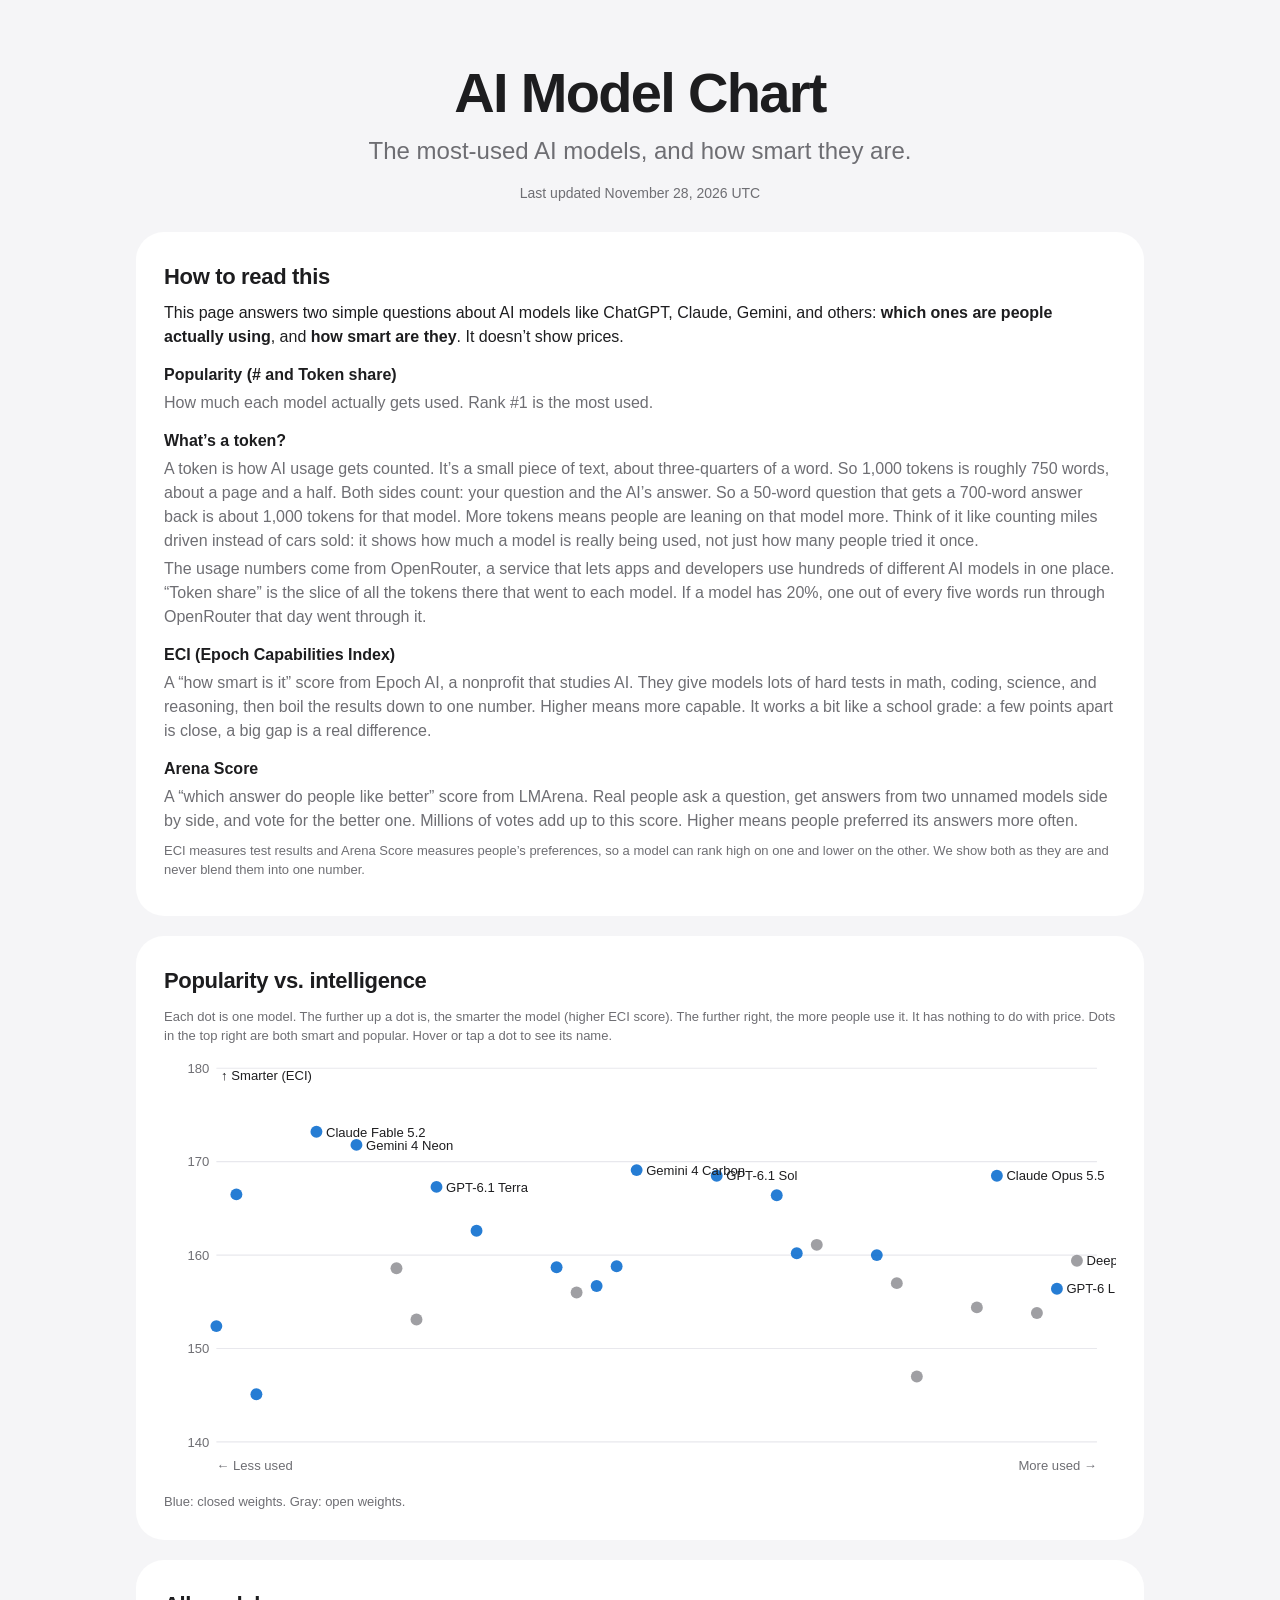
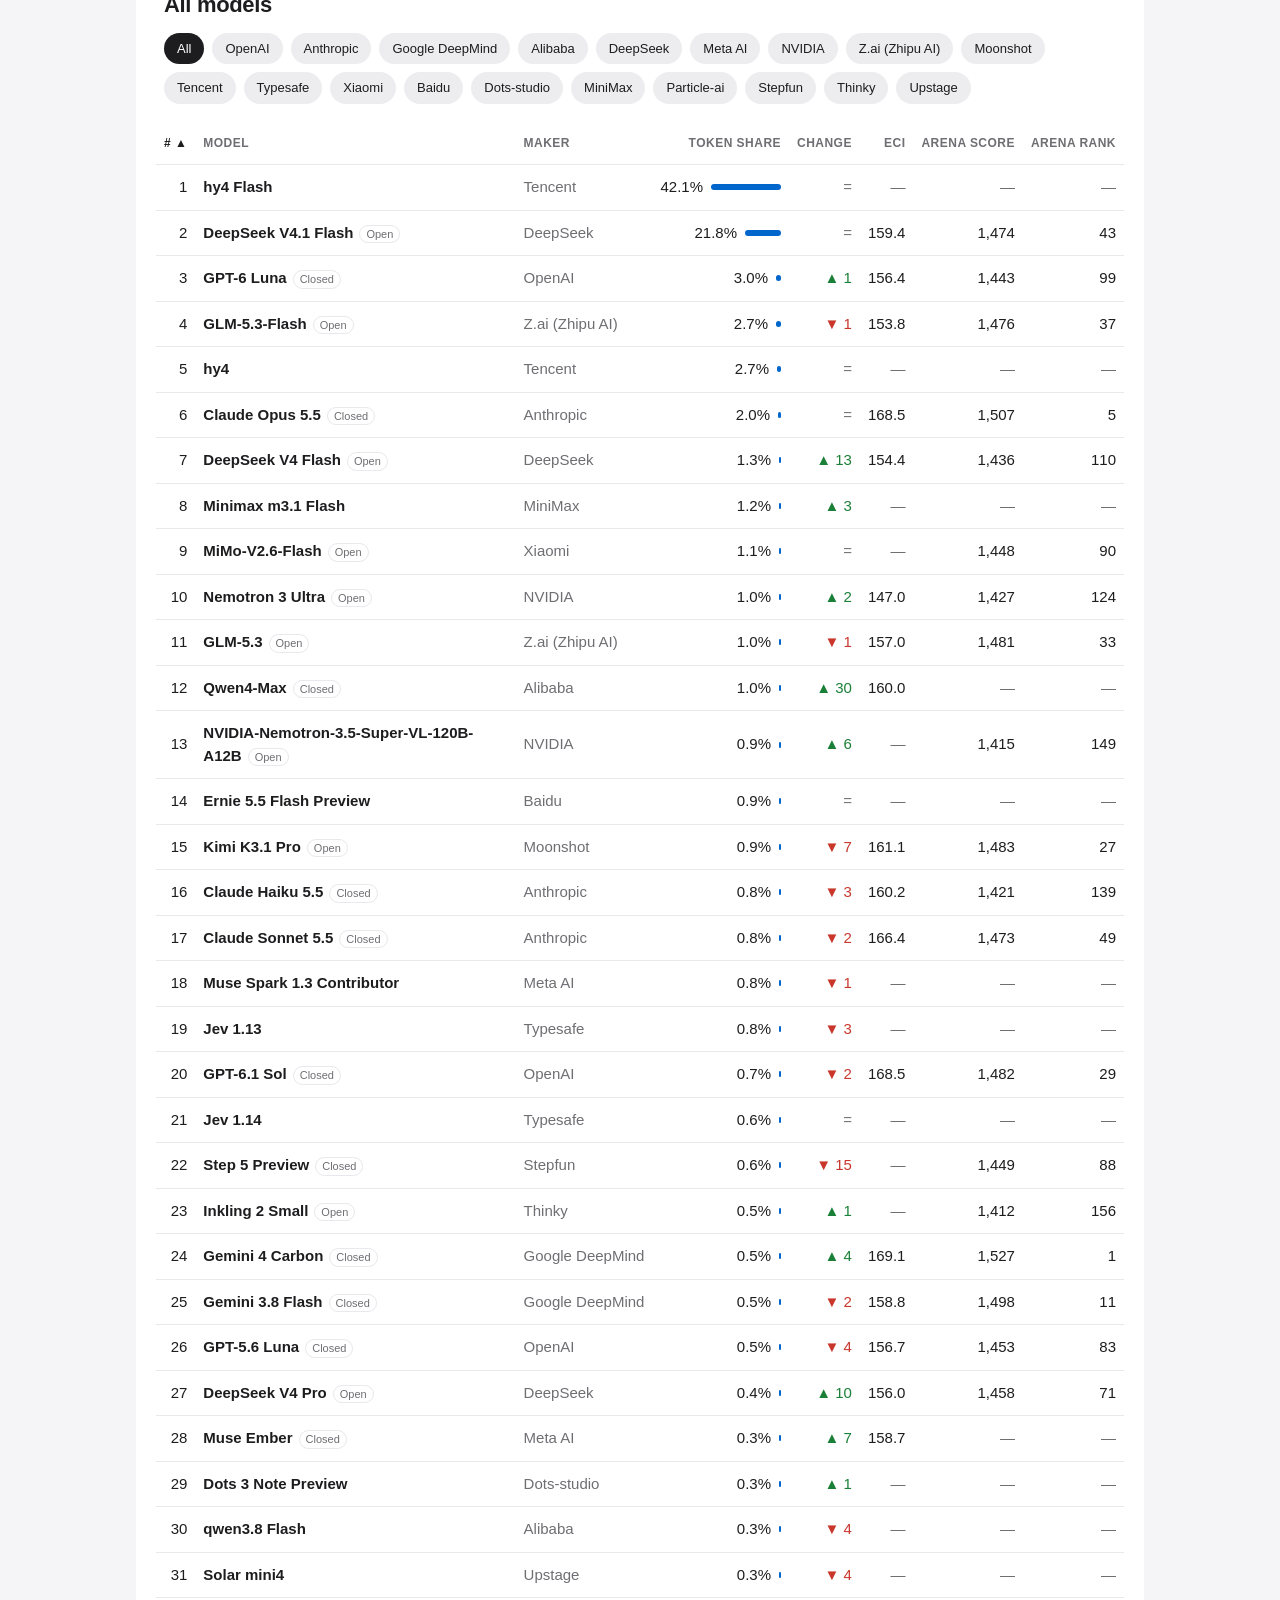
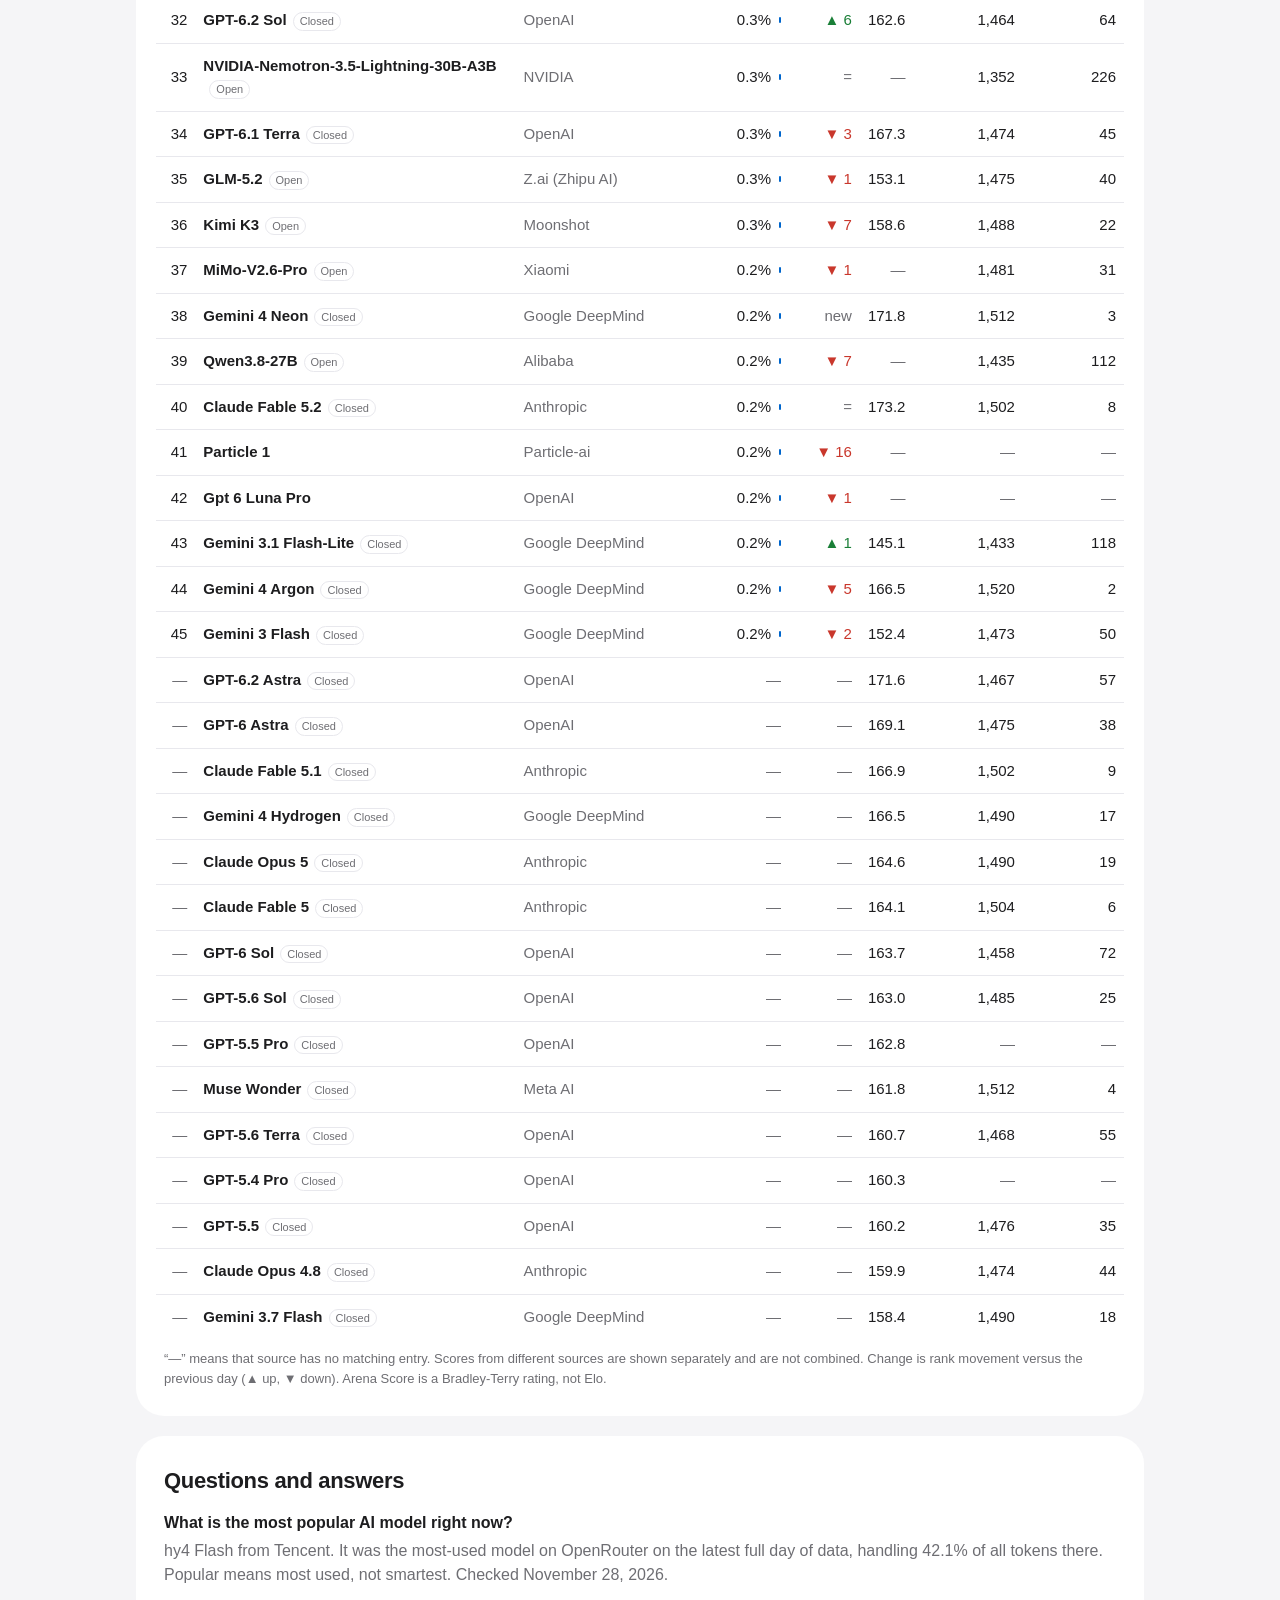
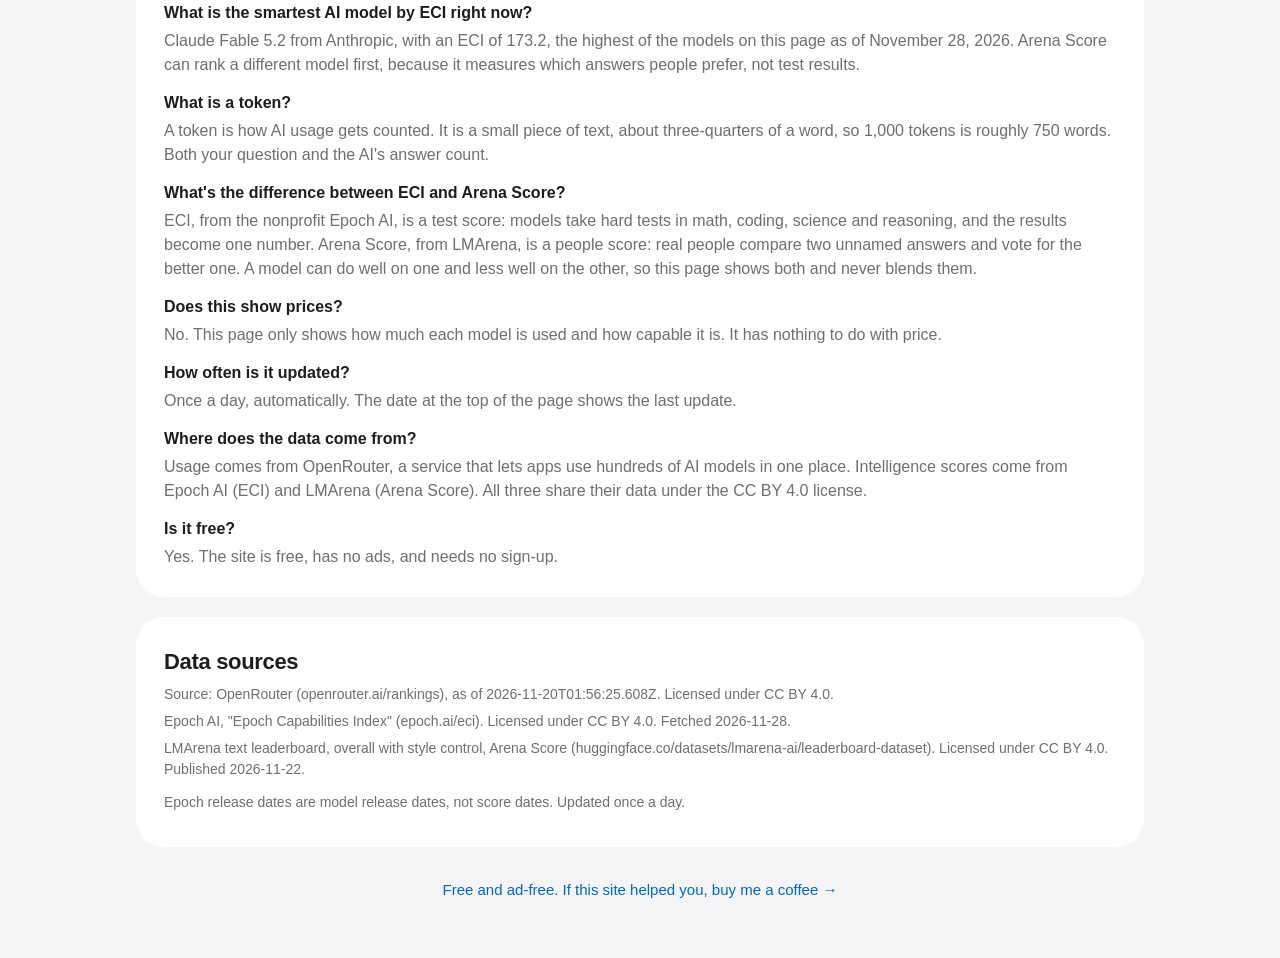
<file: index.html>
<!doctype html>
<html lang="en">
<head>
<meta charset="utf-8">
<meta name="viewport" content="width=device-width, initial-scale=1">
<title>AI Model Chart — popularity and intelligence of top AI models</title>
<meta name="description" content="Which AI models are most used, and how smart are they? OpenRouter popularity next to Epoch ECI and LMArena Arena Score, updated daily.">
<meta name="color-scheme" content="light dark">
<meta name="theme-color" content="#f5f5f7" media="(prefers-color-scheme: light)">
<meta name="theme-color" content="#000000" media="(prefers-color-scheme: dark)">
<link rel="icon" href="favicon.svg" type="image/svg+xml">
<link rel="apple-touch-icon" href="apple-touch-icon.png">
<meta name="google-site-verification" content="DBsd4dRo6CszvxQNH2xXlYTnwq2I4v30uIsV_nwwEc8" />
<link rel="canonical" href="https://aimodelchart.pages.dev/">
<meta property="og:type" content="website">
<meta property="og:title" content="AI Model Chart — popularity and intelligence of top AI models">
<meta property="og:description" content="Most-used AI models next to Epoch ECI and LMArena Arena Score. Updated daily.">
<meta property="og:url" content="https://aimodelchart.pages.dev/">
<meta property="og:image" content="https://aimodelchart.pages.dev/og-image.png">
<meta property="og:site_name" content="AI Model Chart">
<meta property="og:image:width" content="1200">
<meta property="og:image:height" content="630">
<meta property="og:image:alt" content="AI Model Chart: popularity and intelligence of top AI models">
<meta name="twitter:card" content="summary_large_image">
<meta name="twitter:title" content="AI Model Chart — popularity and intelligence of top AI models">
<meta name="twitter:description" content="Most-used AI models next to Epoch ECI and LMArena Arena Score. Updated daily.">
<meta name="robots" content="index, follow, max-image-preview:large, max-snippet:-1">
<link rel="alternate" type="text/plain" href="https://aimodelchart.pages.dev/llms.txt" title="llms.txt">
<!-- JSONLD:START -->
<script type="application/ld+json">
{
 "@context": "https://schema.org",
 "@graph": [
  {
   "@type": "WebSite",
   "@id": "https://aimodelchart.pages.dev/#website",
   "url": "https://aimodelchart.pages.dev/",
   "name": "AI Model Chart",
   "description": "Which AI models are most used, and how smart are they? OpenRouter popularity next to Epoch ECI and LMArena Arena Score, updated daily.",
   "inLanguage": "en",
   "author": {
    "@type": "Person",
    "name": "Marcus Travis"
   }
  },
  {
   "@type": "WebPage",
   "@id": "https://aimodelchart.pages.dev/#webpage",
   "url": "https://aimodelchart.pages.dev/",
   "name": "AI Model Chart — popularity and intelligence of top AI models",
   "description": "Most-used AI models on OpenRouter as of November 28, 2026: hy4 Flash, DeepSeek V4.1 Flash, GPT-6 Luna, GLM-5.3-Flash, hy4. Highest Epoch ECI: Claude Fable 5.2 (173.2). Top LMArena Arena Score: Gemini 4 Carbon (1526).",
   "isPartOf": {
    "@id": "https://aimodelchart.pages.dev/#website"
   },
   "about": {
    "@id": "https://aimodelchart.pages.dev/#dataset"
   },
   "primaryImageOfPage": "https://aimodelchart.pages.dev/og-image.png",
   "inLanguage": "en",
   "dateModified": "2026-11-28T00:06:55Z"
  },
  {
   "@type": "Dataset",
   "@id": "https://aimodelchart.pages.dev/#dataset",
   "name": "AI Model Chart: AI model popularity and intelligence",
   "description": "Daily table of the most-used AI models (OpenRouter token share and rank) alongside Epoch Capabilities Index (ECI) and LMArena Arena Score. Sources are shown separately and never combined. Most-used AI models on OpenRouter as of November 28, 2026: hy4 Flash, DeepSeek V4.1 Flash, GPT-6 Luna, GLM-5.3-Flash, hy4. Highest Epoch ECI: Claude Fable 5.2 (173.2). Top LMArena Arena Score: Gemini 4 Carbon (1526).",
   "url": "https://aimodelchart.pages.dev/",
   "creator": {
    "@type": "Person",
    "name": "Marcus Travis"
   },
   "isAccessibleForFree": true,
   "isBasedOn": [
    {
     "@type": "Dataset",
     "name": "OpenRouter daily rankings",
     "url": "https://openrouter.ai/rankings",
     "license": "https://creativecommons.org/licenses/by/4.0/"
    },
    {
     "@type": "Dataset",
     "name": "Epoch Capabilities Index",
     "url": "https://epoch.ai/eci",
     "creator": {
      "@type": "Organization",
      "name": "Epoch AI"
     },
     "license": "https://creativecommons.org/licenses/by/4.0/"
    },
    {
     "@type": "Dataset",
     "name": "LMArena text leaderboard",
     "url": "https://huggingface.co/datasets/lmarena-ai/leaderboard-dataset",
     "creator": {
      "@type": "Organization",
      "name": "LMArena"
     },
     "license": "https://creativecommons.org/licenses/by/4.0/"
    }
   ],
   "keywords": [
    "AI models",
    "LLM leaderboard",
    "AI model popularity",
    "OpenRouter rankings",
    "Epoch Capabilities Index",
    "LMArena",
    "Arena Score",
    "tokens"
   ],
   "variableMeasured": [
    "Popularity rank",
    "Token share",
    "Rank change",
    "ECI",
    "Arena Score",
    "Arena rank"
   ],
   "distribution": [
    {
     "@type": "DataDownload",
     "encodingFormat": "application/json",
     "contentUrl": "https://aimodelchart.pages.dev/data/latest.json"
    }
   ],
   "dateModified": "2026-11-28T00:06:55Z",
   "temporalCoverage": "2026-11-28"
  },
  {
   "@type": "FAQPage",
   "@id": "https://aimodelchart.pages.dev/#faq",
   "mainEntity": [
    {
     "@type": "Question",
     "name": "What is the most popular AI model right now?",
     "acceptedAnswer": {
      "@type": "Answer",
      "text": "hy4 Flash from Tencent. It was the most-used model on OpenRouter on the latest full day of data, handling 42.1% of all tokens there. Popular means most used, not smartest. Checked November 28, 2026."
     }
    },
    {
     "@type": "Question",
     "name": "What is the smartest AI model by ECI right now?",
     "acceptedAnswer": {
      "@type": "Answer",
      "text": "Claude Fable 5.2 from Anthropic, with an ECI of 173.2, the highest of the models on this page as of November 28, 2026. Arena Score can rank a different model first, because it measures which answers people prefer, not test results."
     }
    },
    {
     "@type": "Question",
     "name": "What is a token?",
     "acceptedAnswer": {
      "@type": "Answer",
      "text": "A token is how AI usage gets counted. It is a small piece of text, about three-quarters of a word, so 1,000 tokens is roughly 750 words. Both your question and the AI's answer count."
     }
    },
    {
     "@type": "Question",
     "name": "What's the difference between ECI and Arena Score?",
     "acceptedAnswer": {
      "@type": "Answer",
      "text": "ECI, from the nonprofit Epoch AI, is a test score: models take hard tests in math, coding, science and reasoning, and the results become one number. Arena Score, from LMArena, is a people score: real people compare two unnamed answers and vote for the better one. A model can do well on one and less well on the other, so this page shows both and never blends them."
     }
    },
    {
     "@type": "Question",
     "name": "Does this show prices?",
     "acceptedAnswer": {
      "@type": "Answer",
      "text": "No. This page only shows how much each model is used and how capable it is. It has nothing to do with price."
     }
    },
    {
     "@type": "Question",
     "name": "How often is it updated?",
     "acceptedAnswer": {
      "@type": "Answer",
      "text": "Once a day, automatically. The date at the top of the page shows the last update."
     }
    },
    {
     "@type": "Question",
     "name": "Where does the data come from?",
     "acceptedAnswer": {
      "@type": "Answer",
      "text": "Usage comes from OpenRouter, a service that lets apps use hundreds of AI models in one place. Intelligence scores come from Epoch AI (ECI) and LMArena (Arena Score). All three share their data under the CC BY 4.0 license."
     }
    },
    {
     "@type": "Question",
     "name": "Is it free?",
     "acceptedAnswer": {
      "@type": "Answer",
      "text": "Yes. The site is free, has no ads, and needs no sign-up."
     }
    }
   ]
  }
 ]
}
</script>
<!-- JSONLD:END -->
<link rel="stylesheet" href="styles.css">
</head>
<body>
<main>
  <header class="hero">
    <h1>AI Model Chart</h1>
    <p class="sub">The most-used AI models, and how smart they are.</p>
    <p class="updated" id="updated"><!-- UPDATED:START -->Last updated November 28, 2026 UTC<!-- UPDATED:END --></p>
  </header>

  <section class="card explain" aria-labelledby="how-h">
    <h2 id="how-h">How to read this</h2>
    <p>This page answers two simple questions about AI models like ChatGPT, Claude, Gemini, and others: <strong>which ones are people actually using</strong>, and <strong>how smart are they</strong>. It doesn’t show prices.</p>
    <dl>
      <dt>Popularity (# and Token share)</dt>
      <dd>How much each model actually gets used. Rank #1 is the most used.</dd>
      <dt>What’s a token?</dt>
      <dd>A token is how AI usage gets counted. It’s a small piece of text, about three-quarters of a word. So 1,000 tokens is roughly 750 words, about a page and a half. Both sides count: your question and the AI’s answer. So a 50-word question that gets a 700-word answer back is about 1,000 tokens for that model. More tokens means people are leaning on that model more. Think of it like counting miles driven instead of cars sold: it shows how much a model is really being used, not just how many people tried it once.</dd>
      <dd>The usage numbers come from OpenRouter, a service that lets apps and developers use hundreds of different AI models in one place. “Token share” is the slice of all the tokens there that went to each model. If a model has 20%, one out of every five words run through OpenRouter that day went through it.</dd>
      <dt>ECI (Epoch Capabilities Index)</dt>
      <dd>A “how smart is it” score from Epoch AI, a nonprofit that studies AI. They give models lots of hard tests in math, coding, science, and reasoning, then boil the results down to one number. Higher means more capable. It works a bit like a school grade: a few points apart is close, a big gap is a real difference.</dd>
      <dt>Arena Score</dt>
      <dd>A “which answer do people like better” score from LMArena. Real people ask a question, get answers from two unnamed models side by side, and vote for the better one. Millions of votes add up to this score. Higher means people preferred its answers more often.</dd>
    </dl>
    <p class="note">ECI measures test results and Arena Score measures people’s preferences, so a model can rank high on one and lower on the other. We show both as they are and never blend them into one number.</p>
  </section>

  <section class="card" id="chart-card" aria-labelledby="chart-h">
    <h2 id="chart-h">Popularity vs. intelligence</h2>
    <p class="note">Each dot is one model. The further up a dot is, the smarter the model (higher ECI score). The further right, the more people use it. It has nothing to do with price. Dots in the top right are both smart and popular. Hover or tap a dot to see its name.</p>
    <div id="scatter" class="scatter" role="img" aria-label="Scatter plot of popularity rank versus Epoch Capabilities Index"></div>
  </section>

  <section class="card" aria-labelledby="table-h">
    <h2 id="table-h">All models</h2>
    <div class="chips" id="chips" role="group" aria-label="Filter by maker"></div>
    <div class="tablewrap">
      <table id="tbl">
        <thead>
          <tr>
            <th data-k="pop_rank" scope="col"><button type="button">#</button></th>
            <th data-k="name" scope="col" class="left"><button type="button">Model</button></th>
            <th data-k="maker" scope="col" class="left hide-sm"><button type="button">Maker</button></th>
            <th data-k="share" scope="col"><button type="button">Token share</button></th>
            <th data-k="rank_change" scope="col" class="hide-sm"><button type="button">Change</button></th>
            <th data-k="eci" scope="col"><button type="button">ECI</button></th>
            <th data-k="arena" scope="col"><button type="button">Arena Score</button></th>
            <th data-k="arena_rank" scope="col" class="hide-sm"><button type="button">Arena rank</button></th>
          </tr>
        </thead>
        <tbody id="rows"><!-- ROWS:START -->
<tr><td>1</td><td class="name left">hy4 Flash</td><td class="left muted hide-sm">Tencent</td><td><span class="share"><span>42.1%</span></span></td><td class="hide-sm muted">=</td><td class="muted">—</td><td class="muted">—</td><td class="hide-sm muted">—</td></tr>
<tr><td>2</td><td class="name left">DeepSeek V4.1 Flash<small>Open</small></td><td class="left muted hide-sm">DeepSeek</td><td><span class="share"><span>21.8%</span></span></td><td class="hide-sm muted">=</td><td>159.4</td><td>1,474</td><td class="hide-sm ">43</td></tr>
<tr><td>3</td><td class="name left">GPT-6 Luna<small>Closed</small></td><td class="left muted hide-sm">OpenAI</td><td><span class="share"><span>3.0%</span></span></td><td class="hide-sm up">▲ 1</td><td>156.4</td><td>1,443</td><td class="hide-sm ">99</td></tr>
<tr><td>4</td><td class="name left">GLM-5.3-Flash<small>Open</small></td><td class="left muted hide-sm">Z.ai (Zhipu AI)</td><td><span class="share"><span>2.7%</span></span></td><td class="hide-sm down">▼ 1</td><td>153.8</td><td>1,476</td><td class="hide-sm ">37</td></tr>
<tr><td>5</td><td class="name left">hy4</td><td class="left muted hide-sm">Tencent</td><td><span class="share"><span>2.7%</span></span></td><td class="hide-sm muted">=</td><td class="muted">—</td><td class="muted">—</td><td class="hide-sm muted">—</td></tr>
<tr><td>6</td><td class="name left">Claude Opus 5.5<small>Closed</small></td><td class="left muted hide-sm">Anthropic</td><td><span class="share"><span>2.0%</span></span></td><td class="hide-sm muted">=</td><td>168.5</td><td>1,507</td><td class="hide-sm ">5</td></tr>
<tr><td>7</td><td class="name left">DeepSeek V4 Flash<small>Open</small></td><td class="left muted hide-sm">DeepSeek</td><td><span class="share"><span>1.3%</span></span></td><td class="hide-sm up">▲ 13</td><td>154.4</td><td>1,436</td><td class="hide-sm ">110</td></tr>
<tr><td>8</td><td class="name left">Minimax m3.1 Flash</td><td class="left muted hide-sm">MiniMax</td><td><span class="share"><span>1.2%</span></span></td><td class="hide-sm up">▲ 3</td><td class="muted">—</td><td class="muted">—</td><td class="hide-sm muted">—</td></tr>
<tr><td>9</td><td class="name left">MiMo-V2.6-Flash<small>Open</small></td><td class="left muted hide-sm">Xiaomi</td><td><span class="share"><span>1.1%</span></span></td><td class="hide-sm muted">=</td><td class="muted">—</td><td>1,448</td><td class="hide-sm ">90</td></tr>
<tr><td>10</td><td class="name left">Nemotron 3 Ultra<small>Open</small></td><td class="left muted hide-sm">NVIDIA</td><td><span class="share"><span>1.0%</span></span></td><td class="hide-sm up">▲ 2</td><td>147.0</td><td>1,427</td><td class="hide-sm ">124</td></tr>
<tr><td>11</td><td class="name left">GLM-5.3<small>Open</small></td><td class="left muted hide-sm">Z.ai (Zhipu AI)</td><td><span class="share"><span>1.0%</span></span></td><td class="hide-sm down">▼ 1</td><td>157.0</td><td>1,481</td><td class="hide-sm ">33</td></tr>
<tr><td>12</td><td class="name left">Qwen4-Max<small>Closed</small></td><td class="left muted hide-sm">Alibaba</td><td><span class="share"><span>1.0%</span></span></td><td class="hide-sm up">▲ 30</td><td>160.0</td><td class="muted">—</td><td class="hide-sm muted">—</td></tr>
<tr><td>13</td><td class="name left">NVIDIA-Nemotron-3.5-Super-VL-120B-A12B<small>Open</small></td><td class="left muted hide-sm">NVIDIA</td><td><span class="share"><span>0.9%</span></span></td><td class="hide-sm up">▲ 6</td><td class="muted">—</td><td>1,415</td><td class="hide-sm ">149</td></tr>
<tr><td>14</td><td class="name left">Ernie 5.5 Flash Preview</td><td class="left muted hide-sm">Baidu</td><td><span class="share"><span>0.9%</span></span></td><td class="hide-sm muted">=</td><td class="muted">—</td><td class="muted">—</td><td class="hide-sm muted">—</td></tr>
<tr><td>15</td><td class="name left">Kimi K3.1 Pro<small>Open</small></td><td class="left muted hide-sm">Moonshot</td><td><span class="share"><span>0.9%</span></span></td><td class="hide-sm down">▼ 7</td><td>161.1</td><td>1,483</td><td class="hide-sm ">27</td></tr>
<tr><td>16</td><td class="name left">Claude Haiku 5.5<small>Closed</small></td><td class="left muted hide-sm">Anthropic</td><td><span class="share"><span>0.8%</span></span></td><td class="hide-sm down">▼ 3</td><td>160.2</td><td>1,421</td><td class="hide-sm ">139</td></tr>
<tr><td>17</td><td class="name left">Claude Sonnet 5.5<small>Closed</small></td><td class="left muted hide-sm">Anthropic</td><td><span class="share"><span>0.8%</span></span></td><td class="hide-sm down">▼ 2</td><td>166.4</td><td>1,473</td><td class="hide-sm ">49</td></tr>
<tr><td>18</td><td class="name left">Muse Spark 1.3 Contributor</td><td class="left muted hide-sm">Meta AI</td><td><span class="share"><span>0.8%</span></span></td><td class="hide-sm down">▼ 1</td><td class="muted">—</td><td class="muted">—</td><td class="hide-sm muted">—</td></tr>
<tr><td>19</td><td class="name left">Jev 1.13</td><td class="left muted hide-sm">Typesafe</td><td><span class="share"><span>0.8%</span></span></td><td class="hide-sm down">▼ 3</td><td class="muted">—</td><td class="muted">—</td><td class="hide-sm muted">—</td></tr>
<tr><td>20</td><td class="name left">GPT-6.1 Sol<small>Closed</small></td><td class="left muted hide-sm">OpenAI</td><td><span class="share"><span>0.7%</span></span></td><td class="hide-sm down">▼ 2</td><td>168.5</td><td>1,482</td><td class="hide-sm ">29</td></tr>
<tr><td>21</td><td class="name left">Jev 1.14</td><td class="left muted hide-sm">Typesafe</td><td><span class="share"><span>0.6%</span></span></td><td class="hide-sm muted">=</td><td class="muted">—</td><td class="muted">—</td><td class="hide-sm muted">—</td></tr>
<tr><td>22</td><td class="name left">Step 5 Preview<small>Closed</small></td><td class="left muted hide-sm">Stepfun</td><td><span class="share"><span>0.6%</span></span></td><td class="hide-sm down">▼ 15</td><td class="muted">—</td><td>1,449</td><td class="hide-sm ">88</td></tr>
<tr><td>23</td><td class="name left">Inkling 2 Small<small>Open</small></td><td class="left muted hide-sm">Thinky</td><td><span class="share"><span>0.5%</span></span></td><td class="hide-sm up">▲ 1</td><td class="muted">—</td><td>1,412</td><td class="hide-sm ">156</td></tr>
<tr><td>24</td><td class="name left">Gemini 4 Carbon<small>Closed</small></td><td class="left muted hide-sm">Google DeepMind</td><td><span class="share"><span>0.5%</span></span></td><td class="hide-sm up">▲ 4</td><td>169.1</td><td>1,526</td><td class="hide-sm ">1</td></tr>
<tr><td>25</td><td class="name left">Gemini 3.8 Flash<small>Closed</small></td><td class="left muted hide-sm">Google DeepMind</td><td><span class="share"><span>0.5%</span></span></td><td class="hide-sm down">▼ 2</td><td>158.8</td><td>1,498</td><td class="hide-sm ">11</td></tr>
<tr><td>26</td><td class="name left">GPT-5.6 Luna<small>Closed</small></td><td class="left muted hide-sm">OpenAI</td><td><span class="share"><span>0.5%</span></span></td><td class="hide-sm down">▼ 4</td><td>156.7</td><td>1,453</td><td class="hide-sm ">83</td></tr>
<tr><td>27</td><td class="name left">DeepSeek V4 Pro<small>Open</small></td><td class="left muted hide-sm">DeepSeek</td><td><span class="share"><span>0.4%</span></span></td><td class="hide-sm up">▲ 10</td><td>156.0</td><td>1,458</td><td class="hide-sm ">71</td></tr>
<tr><td>28</td><td class="name left">Muse Ember<small>Closed</small></td><td class="left muted hide-sm">Meta AI</td><td><span class="share"><span>0.3%</span></span></td><td class="hide-sm up">▲ 7</td><td>158.7</td><td class="muted">—</td><td class="hide-sm muted">—</td></tr>
<tr><td>29</td><td class="name left">Dots 3 Note Preview</td><td class="left muted hide-sm">Dots-studio</td><td><span class="share"><span>0.3%</span></span></td><td class="hide-sm up">▲ 1</td><td class="muted">—</td><td class="muted">—</td><td class="hide-sm muted">—</td></tr>
<tr><td>30</td><td class="name left">qwen3.8 Flash</td><td class="left muted hide-sm">Alibaba</td><td><span class="share"><span>0.3%</span></span></td><td class="hide-sm down">▼ 4</td><td class="muted">—</td><td class="muted">—</td><td class="hide-sm muted">—</td></tr>
<tr><td>31</td><td class="name left">Solar mini4</td><td class="left muted hide-sm">Upstage</td><td><span class="share"><span>0.3%</span></span></td><td class="hide-sm down">▼ 4</td><td class="muted">—</td><td class="muted">—</td><td class="hide-sm muted">—</td></tr>
<tr><td>32</td><td class="name left">GPT-6.2 Sol<small>Closed</small></td><td class="left muted hide-sm">OpenAI</td><td><span class="share"><span>0.3%</span></span></td><td class="hide-sm up">▲ 6</td><td>162.6</td><td>1,464</td><td class="hide-sm ">64</td></tr>
<tr><td>33</td><td class="name left">NVIDIA-Nemotron-3.5-Lightning-30B-A3B<small>Open</small></td><td class="left muted hide-sm">NVIDIA</td><td><span class="share"><span>0.3%</span></span></td><td class="hide-sm muted">=</td><td class="muted">—</td><td>1,352</td><td class="hide-sm ">226</td></tr>
<tr><td>34</td><td class="name left">GPT-6.1 Terra<small>Closed</small></td><td class="left muted hide-sm">OpenAI</td><td><span class="share"><span>0.3%</span></span></td><td class="hide-sm down">▼ 3</td><td>167.3</td><td>1,474</td><td class="hide-sm ">45</td></tr>
<tr><td>35</td><td class="name left">GLM-5.2<small>Open</small></td><td class="left muted hide-sm">Z.ai (Zhipu AI)</td><td><span class="share"><span>0.3%</span></span></td><td class="hide-sm down">▼ 1</td><td>153.1</td><td>1,475</td><td class="hide-sm ">40</td></tr>
<tr><td>36</td><td class="name left">Kimi K3<small>Open</small></td><td class="left muted hide-sm">Moonshot</td><td><span class="share"><span>0.3%</span></span></td><td class="hide-sm down">▼ 7</td><td>158.6</td><td>1,488</td><td class="hide-sm ">22</td></tr>
<tr><td>37</td><td class="name left">MiMo-V2.6-Pro<small>Open</small></td><td class="left muted hide-sm">Xiaomi</td><td><span class="share"><span>0.2%</span></span></td><td class="hide-sm down">▼ 1</td><td class="muted">—</td><td>1,481</td><td class="hide-sm ">31</td></tr>
<tr><td>38</td><td class="name left">Gemini 4 Neon<small>Closed</small></td><td class="left muted hide-sm">Google DeepMind</td><td><span class="share"><span>0.2%</span></span></td><td class="hide-sm muted">new</td><td>171.8</td><td>1,512</td><td class="hide-sm ">3</td></tr>
<tr><td>39</td><td class="name left">Qwen3.8-27B<small>Open</small></td><td class="left muted hide-sm">Alibaba</td><td><span class="share"><span>0.2%</span></span></td><td class="hide-sm down">▼ 7</td><td class="muted">—</td><td>1,435</td><td class="hide-sm ">112</td></tr>
<tr><td>40</td><td class="name left">Claude Fable 5.2<small>Closed</small></td><td class="left muted hide-sm">Anthropic</td><td><span class="share"><span>0.2%</span></span></td><td class="hide-sm muted">=</td><td>173.2</td><td>1,502</td><td class="hide-sm ">8</td></tr>
<tr><td>41</td><td class="name left">Particle 1</td><td class="left muted hide-sm">Particle-ai</td><td><span class="share"><span>0.2%</span></span></td><td class="hide-sm down">▼ 16</td><td class="muted">—</td><td class="muted">—</td><td class="hide-sm muted">—</td></tr>
<tr><td>42</td><td class="name left">Gpt 6 Luna Pro</td><td class="left muted hide-sm">OpenAI</td><td><span class="share"><span>0.2%</span></span></td><td class="hide-sm down">▼ 1</td><td class="muted">—</td><td class="muted">—</td><td class="hide-sm muted">—</td></tr>
<tr><td>43</td><td class="name left">Gemini 3.1 Flash-Lite<small>Closed</small></td><td class="left muted hide-sm">Google DeepMind</td><td><span class="share"><span>0.2%</span></span></td><td class="hide-sm up">▲ 1</td><td>145.1</td><td>1,433</td><td class="hide-sm ">118</td></tr>
<tr><td>44</td><td class="name left">Gemini 4 Argon<small>Closed</small></td><td class="left muted hide-sm">Google DeepMind</td><td><span class="share"><span>0.2%</span></span></td><td class="hide-sm down">▼ 5</td><td>166.5</td><td>1,520</td><td class="hide-sm ">2</td></tr>
<tr><td>45</td><td class="name left">Gemini 3 Flash<small>Closed</small></td><td class="left muted hide-sm">Google DeepMind</td><td><span class="share"><span>0.2%</span></span></td><td class="hide-sm down">▼ 2</td><td>152.4</td><td>1,473</td><td class="hide-sm ">50</td></tr>
<tr><td class="muted">—</td><td class="name left">GPT-6.2 Astra<small>Closed</small></td><td class="left muted hide-sm">OpenAI</td><td class="muted">—</td><td class="hide-sm muted">—</td><td>171.6</td><td>1,467</td><td class="hide-sm ">57</td></tr>
<tr><td class="muted">—</td><td class="name left">GPT-6 Astra<small>Closed</small></td><td class="left muted hide-sm">OpenAI</td><td class="muted">—</td><td class="hide-sm muted">—</td><td>169.1</td><td>1,475</td><td class="hide-sm ">38</td></tr>
<tr><td class="muted">—</td><td class="name left">Claude Fable 5.1<small>Closed</small></td><td class="left muted hide-sm">Anthropic</td><td class="muted">—</td><td class="hide-sm muted">—</td><td>166.9</td><td>1,502</td><td class="hide-sm ">9</td></tr>
<tr><td class="muted">—</td><td class="name left">Gemini 4 Hydrogen<small>Closed</small></td><td class="left muted hide-sm">Google DeepMind</td><td class="muted">—</td><td class="hide-sm muted">—</td><td>166.5</td><td>1,490</td><td class="hide-sm ">17</td></tr>
<tr><td class="muted">—</td><td class="name left">Claude Opus 5<small>Closed</small></td><td class="left muted hide-sm">Anthropic</td><td class="muted">—</td><td class="hide-sm muted">—</td><td>164.6</td><td>1,490</td><td class="hide-sm ">19</td></tr>
<tr><td class="muted">—</td><td class="name left">Claude Fable 5<small>Closed</small></td><td class="left muted hide-sm">Anthropic</td><td class="muted">—</td><td class="hide-sm muted">—</td><td>164.1</td><td>1,504</td><td class="hide-sm ">6</td></tr>
<tr><td class="muted">—</td><td class="name left">GPT-6 Sol<small>Closed</small></td><td class="left muted hide-sm">OpenAI</td><td class="muted">—</td><td class="hide-sm muted">—</td><td>163.7</td><td>1,458</td><td class="hide-sm ">72</td></tr>
<tr><td class="muted">—</td><td class="name left">GPT-5.6 Sol<small>Closed</small></td><td class="left muted hide-sm">OpenAI</td><td class="muted">—</td><td class="hide-sm muted">—</td><td>163.0</td><td>1,485</td><td class="hide-sm ">25</td></tr>
<tr><td class="muted">—</td><td class="name left">GPT-5.5 Pro<small>Closed</small></td><td class="left muted hide-sm">OpenAI</td><td class="muted">—</td><td class="hide-sm muted">—</td><td>162.8</td><td class="muted">—</td><td class="hide-sm muted">—</td></tr>
<tr><td class="muted">—</td><td class="name left">Muse Wonder<small>Closed</small></td><td class="left muted hide-sm">Meta AI</td><td class="muted">—</td><td class="hide-sm muted">—</td><td>161.8</td><td>1,512</td><td class="hide-sm ">4</td></tr>
<tr><td class="muted">—</td><td class="name left">GPT-5.6 Terra<small>Closed</small></td><td class="left muted hide-sm">OpenAI</td><td class="muted">—</td><td class="hide-sm muted">—</td><td>160.7</td><td>1,468</td><td class="hide-sm ">55</td></tr>
<tr><td class="muted">—</td><td class="name left">GPT-5.4 Pro<small>Closed</small></td><td class="left muted hide-sm">OpenAI</td><td class="muted">—</td><td class="hide-sm muted">—</td><td>160.3</td><td class="muted">—</td><td class="hide-sm muted">—</td></tr>
<tr><td class="muted">—</td><td class="name left">GPT-5.5<small>Closed</small></td><td class="left muted hide-sm">OpenAI</td><td class="muted">—</td><td class="hide-sm muted">—</td><td>160.2</td><td>1,476</td><td class="hide-sm ">35</td></tr>
<tr><td class="muted">—</td><td class="name left">Claude Opus 4.8<small>Closed</small></td><td class="left muted hide-sm">Anthropic</td><td class="muted">—</td><td class="hide-sm muted">—</td><td>159.9</td><td>1,474</td><td class="hide-sm ">44</td></tr>
<tr><td class="muted">—</td><td class="name left">Gemini 3.7 Flash<small>Closed</small></td><td class="left muted hide-sm">Google DeepMind</td><td class="muted">—</td><td class="hide-sm muted">—</td><td>158.4</td><td>1,490</td><td class="hide-sm ">18</td></tr>
<!-- ROWS:END --></tbody>
      </table>
    </div>
    <p class="state" id="state" hidden></p>
    <p class="note">“—” means that source has no matching entry. Scores from different sources are shown separately and are not combined. Change is rank movement versus the previous day (▲ up, ▼ down). Arena Score is a Bradley-Terry rating, not Elo.</p>
  </section>

  <section class="card explain" id="faq" aria-labelledby="faq-h">
    <h2 id="faq-h">Questions and answers</h2>
    <dl><!-- FAQ:START -->
      <dt>What is the most popular AI model right now?</dt>
      <dd>hy4 Flash from Tencent. It was the most-used model on OpenRouter on the latest full day of data, handling 42.1% of all tokens there. Popular means most used, not smartest. Checked November 28, 2026.</dd>
      <dt>What is the smartest AI model by ECI right now?</dt>
      <dd>Claude Fable 5.2 from Anthropic, with an ECI of 173.2, the highest of the models on this page as of November 28, 2026. Arena Score can rank a different model first, because it measures which answers people prefer, not test results.</dd>
      <dt>What is a token?</dt>
      <dd>A token is how AI usage gets counted. It is a small piece of text, about three-quarters of a word, so 1,000 tokens is roughly 750 words. Both your question and the AI's answer count.</dd>
      <dt>What's the difference between ECI and Arena Score?</dt>
      <dd>ECI, from the nonprofit Epoch AI, is a test score: models take hard tests in math, coding, science and reasoning, and the results become one number. Arena Score, from LMArena, is a people score: real people compare two unnamed answers and vote for the better one. A model can do well on one and less well on the other, so this page shows both and never blends them.</dd>
      <dt>Does this show prices?</dt>
      <dd>No. This page only shows how much each model is used and how capable it is. It has nothing to do with price.</dd>
      <dt>How often is it updated?</dt>
      <dd>Once a day, automatically. The date at the top of the page shows the last update.</dd>
      <dt>Where does the data come from?</dt>
      <dd>Usage comes from OpenRouter, a service that lets apps use hundreds of AI models in one place. Intelligence scores come from Epoch AI (ECI) and LMArena (Arena Score). All three share their data under the CC BY 4.0 license.</dd>
      <dt>Is it free?</dt>
      <dd>Yes. The site is free, has no ads, and needs no sign-up.</dd>
    <!-- FAQ:END --></dl>
  </section>

  <section class="card credits" aria-labelledby="src-h">
    <h2 id="src-h">Data sources</h2>
    <p id="credit-or">Source: OpenRouter (openrouter.ai/rankings). Licensed under CC BY 4.0.</p>
    <p id="credit-eci">Epoch AI, “Epoch Capabilities Index” (epoch.ai/eci). Licensed under CC BY 4.0.</p>
    <p id="credit-arena">LMArena text leaderboard (huggingface.co/datasets/lmarena-ai/leaderboard-dataset). Licensed under CC BY 4.0.</p>
    <p class="note">Epoch release dates are model release dates, not score dates. Updated once a day.</p>
  </section>

  <footer>
    <a href="https://ko-fi.com/marcustravis">Free and ad-free. If this site helped you, buy me a coffee →</a>
  </footer>
</main>
<script src="app.js"></script>
<script defer src='https://static.cloudflareinsights.com/beacon.min.js' data-cf-beacon='{"token":"77a4e85a742047ce8b95acb757dfd29b"}'></script>
</body>
</html>
</file>
<file: styles.css>
:root{--bg:#f5f5f7;--card:#fff;--text:#1d1d1f;--muted:#6e6e73;--line:#e8e8ed;--blue:#0066cc;--bar:#0066cc;--up:#1a7f37;--down:#c9372c;--chip:#ededf0;--dot:#0066cc;--dot2:#8e8e93}
@media (prefers-color-scheme:dark){:root{--bg:#000;--card:#1c1c1e;--text:#f5f5f7;--muted:#98989d;--line:#2c2c2e;--blue:#2997ff;--bar:#2997ff;--up:#30d158;--down:#ff6961;--chip:#2c2c2e;--dot:#2997ff;--dot2:#8e8e93}}
*{box-sizing:border-box}
html{-webkit-text-size-adjust:100%}
body{margin:0;background:var(--bg);color:var(--text);font:16px/1.5 -apple-system,BlinkMacSystemFont,"SF Pro Text","SF Pro Display","Segoe UI",Roboto,Helvetica,Arial,sans-serif;-webkit-font-smoothing:antialiased}
main{max-width:1040px;margin:0 auto;padding:40px 16px 56px}
.hero{text-align:center;padding:24px 0 28px}
h1{font-size:clamp(34px,6vw,56px);letter-spacing:-.03em;line-height:1.05;margin:0 0 10px;font-weight:700}
.sub{font-size:clamp(18px,2.6vw,24px);color:var(--muted);margin:0 0 14px}
.updated{font-size:14px;color:var(--muted);margin:0}
.card{background:var(--card);border-radius:28px;padding:28px;margin:0 0 20px}
h2{font-size:22px;letter-spacing:-.015em;margin:0 0 6px}
.note{font-size:13px;color:var(--muted);margin:10px 0 0}
.chips{display:flex;flex-wrap:wrap;gap:8px;margin:12px 0 16px}
.chip{border:0;background:var(--chip);color:var(--text);font:inherit;font-size:13px;padding:6px 13px;border-radius:980px;cursor:pointer}
.chip[aria-pressed=true]{background:var(--text);color:var(--card)}
.tablewrap{overflow-x:auto;margin:0 -8px}
table{width:100%;border-collapse:collapse;font-size:15px;font-variant-numeric:tabular-nums}
th,td{padding:11px 8px;text-align:right;border-bottom:1px solid var(--line);white-space:nowrap}
th.left,td.left{text-align:left}
tbody tr:last-child td{border-bottom:0}
th button{all:unset;cursor:pointer;font-size:12px;font-weight:600;color:var(--muted);text-transform:uppercase;letter-spacing:.04em}
th button:focus-visible,.chip:focus-visible{outline:2px solid var(--blue);outline-offset:2px;border-radius:6px}
th[aria-sort=ascending] button::after{content:" ▲"}
th[aria-sort=descending] button::after{content:" ▼"}
th[aria-sort] button{color:var(--text)}
td.name{font-weight:600;white-space:normal;min-width:150px}
td.name small{display:inline-block;margin-left:6px;font-size:11px;font-weight:500;color:var(--muted);border:1px solid var(--line);border-radius:980px;padding:0 6px}
.muted{color:var(--muted)}
.up{color:var(--up)}.down{color:var(--down)}
.share{display:inline-flex;align-items:center;gap:8px;justify-content:flex-end}
.share i{display:block;height:6px;border-radius:3px;background:var(--bar);min-width:2px}
.state{text-align:center;color:var(--muted);padding:24px 0}
.credits p{margin:6px 0;font-size:14px;color:var(--muted)}
.credits .note{margin-top:12px}
footer{text-align:center;padding:12px 0 0;font-size:15px}
footer a{color:var(--blue);text-decoration:none}
footer a:hover{text-decoration:underline}
.scatter svg{width:100%;height:auto;display:block;margin-top:8px}
.scatter text{fill:var(--muted);font-size:11px;font-family:inherit}
.scatter .lbl{fill:var(--text)}
.scatter line{stroke:var(--line)}
@media (max-width:640px){.card{padding:20px 16px;border-radius:24px}.hide-sm{display:none}table{font-size:14px}}
.scatter .dot{fill:var(--dot);fill-opacity:.85}.scatter .dot.open{fill:var(--dot2)}
.explain p{margin:8px 0}
.explain dl{margin:14px 0 0}
.explain dt{font-weight:600;margin-top:14px}
.explain dd{margin:4px 0 0;color:var(--muted)}
</file>
